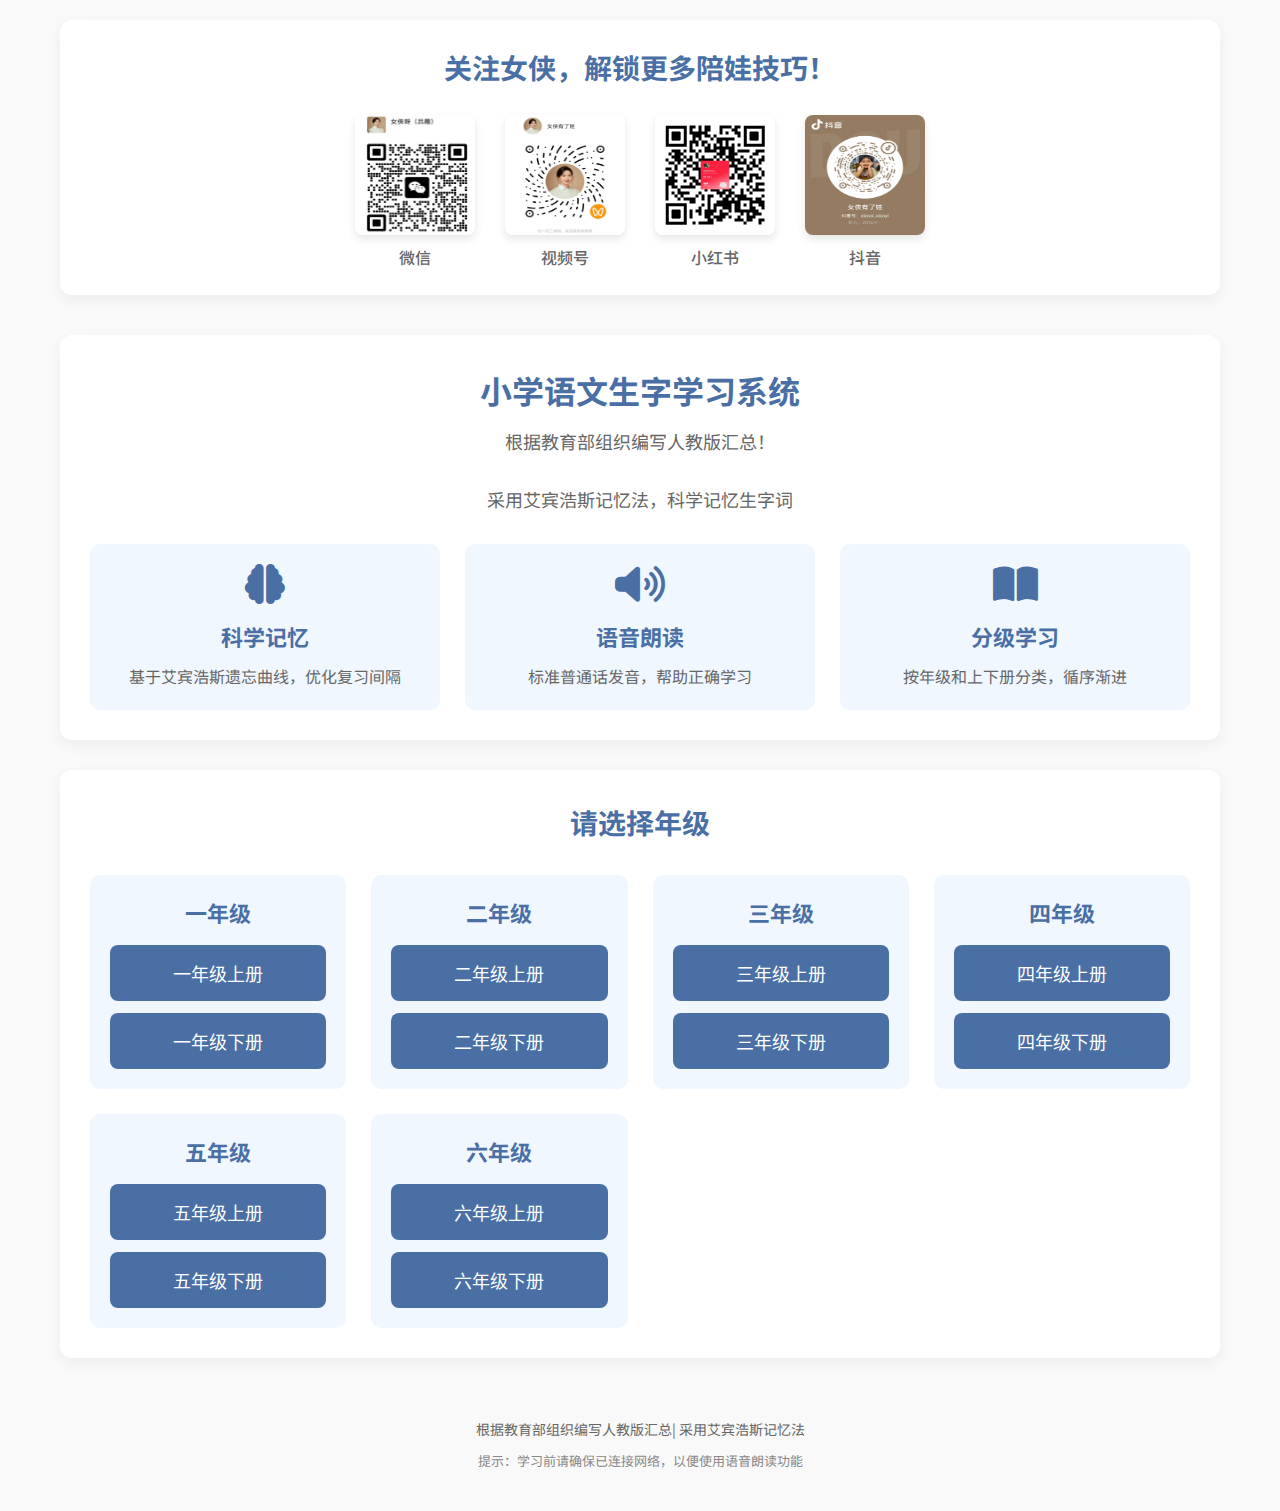
<file: index.html>
<!DOCTYPE html>
<html lang="zh-CN">
<head>
    <meta charset="UTF-8">
    <meta name="viewport" content="width=device-width, initial-scale=1.0">
    <title>小学语文生字学习系统</title>
    <link rel="stylesheet" href="style.css">
    <link rel="stylesheet" href="https://cdnjs.cloudflare.com/ajax/libs/font-awesome/6.4.0/css/all.min.css">
    <link href="https://fonts.googleapis.com/css2?family=Noto+Sans+SC:wght@300;400;500;700&family=Ma+Shan+Zheng&display=swap" rel="stylesheet">
</head>
<body>
    <div class="container">
        <header class="header">
            <div class="social-qr">
                <h1>关注女侠，解锁更多陪娃技巧！</h1>
                <div class="qr-codes">
                    <div class="qr-item">
                        <img src="weixin.jpg" alt="微信">
                        <p>微信</p>
                    </div>
                    <div class="qr-item">
                        <img src="wechat.jpg" alt="视频号">
                        <p>视频号</p>
                    </div>
                    <div class="qr-item">
                        <img src="xiaohongshu.jpg" alt="小红书">
                        <p>小红书</p>
                    </div>
                    <div class="qr-item">
                        <img src="douyin.jpg" alt="抖音">
                        <p>抖音</p>
                    </div>
                </div>
            </div>
        </header>
        
        <main class="main-content">
            <div class="welcome-section">
                <h2>小学语文生字学习系统</h2>
                <p class="note">根据教育部组织编写人教版汇总！</p>
                <p class="subtitle">采用艾宾浩斯记忆法，科学记忆生字词</p>
                <div class="features">
                    <div class="feature">
                        <i class="fas fa-brain"></i>
                        <h3>科学记忆</h3>
                        <p>基于艾宾浩斯遗忘曲线，优化复习间隔</p>
                    </div>
                    <div class="feature">
                        <i class="fas fa-volume-up"></i>
                        <h3>语音朗读</h3>
                        <p>标准普通话发音，帮助正确学习</p>
                    </div>
                    <div class="feature">
                        <i class="fas fa-book-open"></i>
                        <h3>分级学习</h3>
                        <p>按年级和上下册分类，循序渐进</p>
                    </div>
                </div>
            </div>    
            
            <div class="grade-selection">
                <h2>请选择年级</h2>
                <div class="grade-buttons">
                    <div class="grade-group">
                        <h3>一年级</h3>
                        <button class="grade-btn" onclick="selectGrade('一年级上册')">一年级上册</button>
                        <button class="grade-btn" onclick="selectGrade('一年级下册')">一年级下册</button>
                    </div>
                    <div class="grade-group">
                        <h3>二年级</h3>
                        <button class="grade-btn" onclick="selectGrade('二年级上册')">二年级上册</button>
                        <button class="grade-btn" onclick="selectGrade('二年级下册')">二年级下册</button>
                    </div>
                    <div class="grade-group">
                        <h3>三年级</h3>
                        <button class="grade-btn" onclick="selectGrade('三年级上册')">三年级上册</button>
                        <button class="grade-btn" onclick="selectGrade('三年级下册')">三年级下册</button>
                    </div>
                    <div class="grade-group">
                        <h3>四年级</h3>
                        <button class="grade-btn" onclick="selectGrade('四年级上册')">四年级上册</button>
                        <button class="grade-btn" onclick="selectGrade('四年级下册')">四年级下册</button>
                    </div>
                    <div class="grade-group">
                        <h3>五年级</h3>
                        <button class="grade-btn" onclick="selectGrade('五年级上册')">五年级上册</button>
                        <button class="grade-btn" onclick="selectGrade('五年级下册')">五年级下册</button>
                    </div>
                    <div class="grade-group">
                        <h3>六年级</h3>
                        <button class="grade-btn" onclick="selectGrade('六年级上册')">六年级上册</button>
                        <button class="grade-btn" onclick="selectGrade('六年级下册')">六年级下册</button>
                    </div>
                </div>
            </div>
        </main>
        
        <footer class="footer">
            <p>根据教育部组织编写人教版汇总| 采用艾宾浩斯记忆法</p>
            <p class="hint">提示：学习前请确保已连接网络，以便使用语音朗读功能</p>
        </footer>
    </div>
    
    <script>
        function selectGrade(grade) {
            // 保存选择的年级到localStorage，并跳转到学习页面
            localStorage.setItem('selectedGrade', grade);
            window.location.href = 'study.html';
        }
        
        // 如果用户没有图片，显示占位符
        window.onload = function() {
            const images = document.querySelectorAll('img');
            images.forEach(img => {
                img.onerror = function() {
                    this.src = '[data-uri]';
                    this.alt = '二维码图片缺失';
                };
            });
        };
    </script>
</body>
</html>
</file>
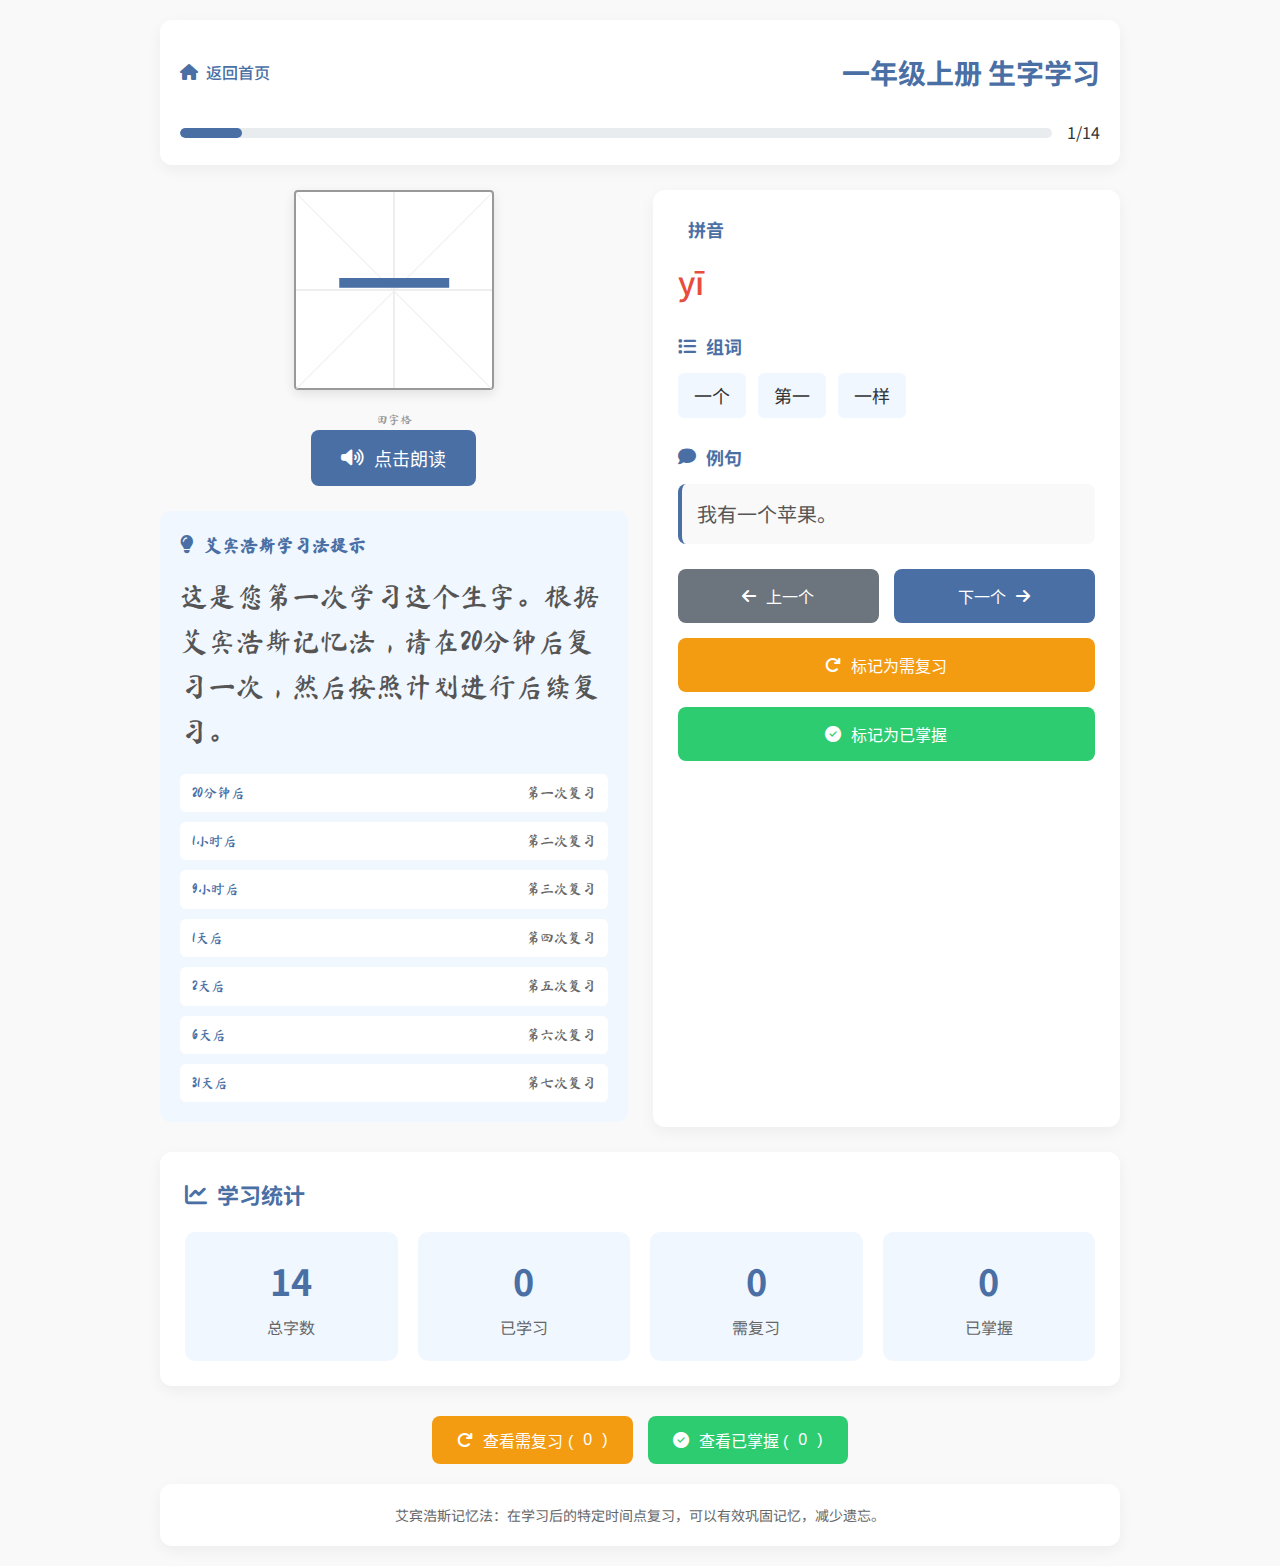
<file: study.html>
<!DOCTYPE html>
<html lang="zh-CN">
<head>
    <meta charset="UTF-8">
    <meta name="viewport" content="width=device-width, initial-scale=1.0">
    <title>生字学习</title>
    <link rel="stylesheet" href="style.css">
    <link rel="stylesheet" href="https://cdnjs.cloudflare.com/ajax/libs/font-awesome/6.4.0/css/all.min.css">
    <link href="https://fonts.googleapis.com/css2?family=Noto+Sans+SC:wght@300;400;500;700&family=Ma+Shan+Zheng&display=swap" rel="stylesheet">
</head>
<body>
    <div class="container study-container">
        <header class="study-header">
            <div class="back-home">
                <a href="index.html"><i class="fas fa-home"></i> 返回首页</a>
            </div>
            <h1 id="grade-title">生字学习</h1>
            <div class="study-progress">
                <div class="progress-bar">
                    <div class="progress-fill" id="progress-fill"></div>
                </div>
                <span id="progress-text">0/0</span>
            </div>
        </header>
        
        <main class="study-main">
            <div class="character-section">
                <div class="character-display">
                   <div class="character-card" id="character-card">
    <div class="character-display-wrapper">
        <!-- 田字格背景 -->
        <div class="character-grid">
            <div class="grid-line vertical"></div>
            <div class="grid-line horizontal"></div>
            <!-- 可选：添加米字格斜线 -->
             <div class="grid-line diagonal-1"></div>
            <div class="grid-line diagonal-2"></div>
        </div>
        <!-- 生字显示 -->
        <div class="character" id="character"></div>
    </div>
    <div class="grid-size-hint">田字格</div>
    <button class="speak-btn" id="speak-btn">
        <i class="fas fa-volume-up"></i> 点击朗读
    </button>
</div>
                    
                    <div class="hint-box">
                        <h3><i class="fas fa-lightbulb"></i> 艾宾浩斯学习法提示</h3>
                        <p id="hint-text">这是您第一次学习这个生字。根据艾宾浩斯记忆法，请在20分钟后复习一次。</p>
                        <div class="review-schedule">
                            <div class="review-item">
                                <span class="review-time">20分钟后</span>
                                <span class="review-action">第一次复习</span>
                            </div>
                            <div class="review-item">
                                <span class="review-time">1小时后</span>
                                <span class="review-action">第二次复习</span>
                            </div>
                            <div class="review-item">
                                <span class="review-time">9小时后</span>
                                <span class="review-action">第三次复习</span>
                            </div>
                            <div class="review-item">
                                <span class="review-time">1天后</span>
                                <span class="review-action">第四次复习</span>
                            </div>
                            <div class="review-item">
                                <span class="review-time">2天后</span>
                                <span class="review-action">第五次复习</span>
                            </div>
                            <div class="review-item">
                                <span class="review-time">6天后</span>
                                <span class="review-action">第六次复习</span>
                            </div>
                            <div class="review-item">
                                <span class="review-time">31天后</span>
                                <span class="review-action">第七次复习</span>
                            </div>
                        </div>
                    </div>
                </div>
                
                <div class="character-info">
                    <div class="info-card">
                        <div class="info-section">
                            <h3><i class="fas fa-pinyin"></i> 拼音</h3>
                            <div class="pinyin" id="pinyin"></div>
                        </div>
                        
                        <div class="info-section">
                            <h3><i class="fas fa-list"></i> 组词</h3>
                            <div class="word-groups" id="word-groups">
                                <span class="word-group"></span>
                                <span class="word-group"></span>
                            </div>
                        </div>
                        
                        <div class="info-section">
                            <h3><i class="fas fa-comment"></i> 例句</h3>
                            <div class="sentence" id="sentence"></div>
                        </div>
                    </div>
                    
                    <div class="controls">
                        <button class="control-btn prev-btn" id="prev-btn">
                            <i class="fas fa-arrow-left"></i> 上一个
                        </button>
                        <button class="control-btn next-btn" id="next-btn">
                            下一个 <i class="fas fa-arrow-right"></i>
                        </button>
                        <button class="control-btn review-btn" id="review-btn">
                            <i class="fas fa-redo"></i> 标记为需复习
                        </button>
                        <button class="control-btn mastered-btn" id="mastered-btn">
                            <i class="fas fa-check-circle"></i> 标记为已掌握
                        </button>
                    </div>
                </div>
            </div>
            
            <div class="learning-stats">
                <div class="stat-card">
                    <h3><i class="fas fa-chart-line"></i> 学习统计</h3>
                    <div class="stats">
                        <div class="stat">
                            <span class="stat-value" id="total-count">0</span>
                            <span class="stat-label">总字数</span>
                        </div>
                        <div class="stat">
                            <span class="stat-value" id="learned-count">0</span>
                            <span class="stat-label">已学习</span>
                        </div>
                        <div class="stat">
                            <span class="stat-value" id="review-count">0</span>
                            <span class="stat-label">需复习</span>
                        </div>
                        <div class="stat">
                            <span class="stat-value" id="mastered-count">0</span>
                            <span class="stat-label">已掌握</span>
                        </div>
                    </div>
                </div>
            </div>
        </main>
                <!-- 复习和掌握生字列表模态框 -->
        <div class="modal-overlay" id="modal-overlay" style="display: none;">
            <div class="modal" id="review-modal">
                <div class="modal-header">
                    <h3 id="modal-title">需复习的生字</h3>
                    <button class="modal-close" id="modal-close">&times;</button>
                </div>
                <div class="modal-content">
                    <div class="characters-list" id="characters-list">
                        <!-- 生字列表会在这里动态生成 -->
                    </div>
                    <div class="modal-empty" id="modal-empty" style="display: none;">
                        <p>暂无生字</p>
                    </div>
                </div>
            </div>
        </div>
        
        <!-- 新增的统计按钮 -->
        <div class="stats-buttons">
            <button class="stats-btn review-stats-btn" id="review-stats-btn">
                <i class="fas fa-redo"></i> 查看需复习 (<span id="review-count-btn">0</span>)
            </button>
            <button class="stats-btn mastered-stats-btn" id="mastered-stats-btn">
                <i class="fas fa-check-circle"></i> 查看已掌握 (<span id="mastered-count-btn">0</span>)
            </button>
        </div>
        <footer class="study-footer">
            <p>艾宾浩斯记忆法：在学习后的特定时间点复习，可以有效巩固记忆，减少遗忘。</p>
        </footer>
    </div>
    
    <!-- 这里添加对study.js的引用 -->
    <script src="study.js"></script>
</body>
</html>
</file>
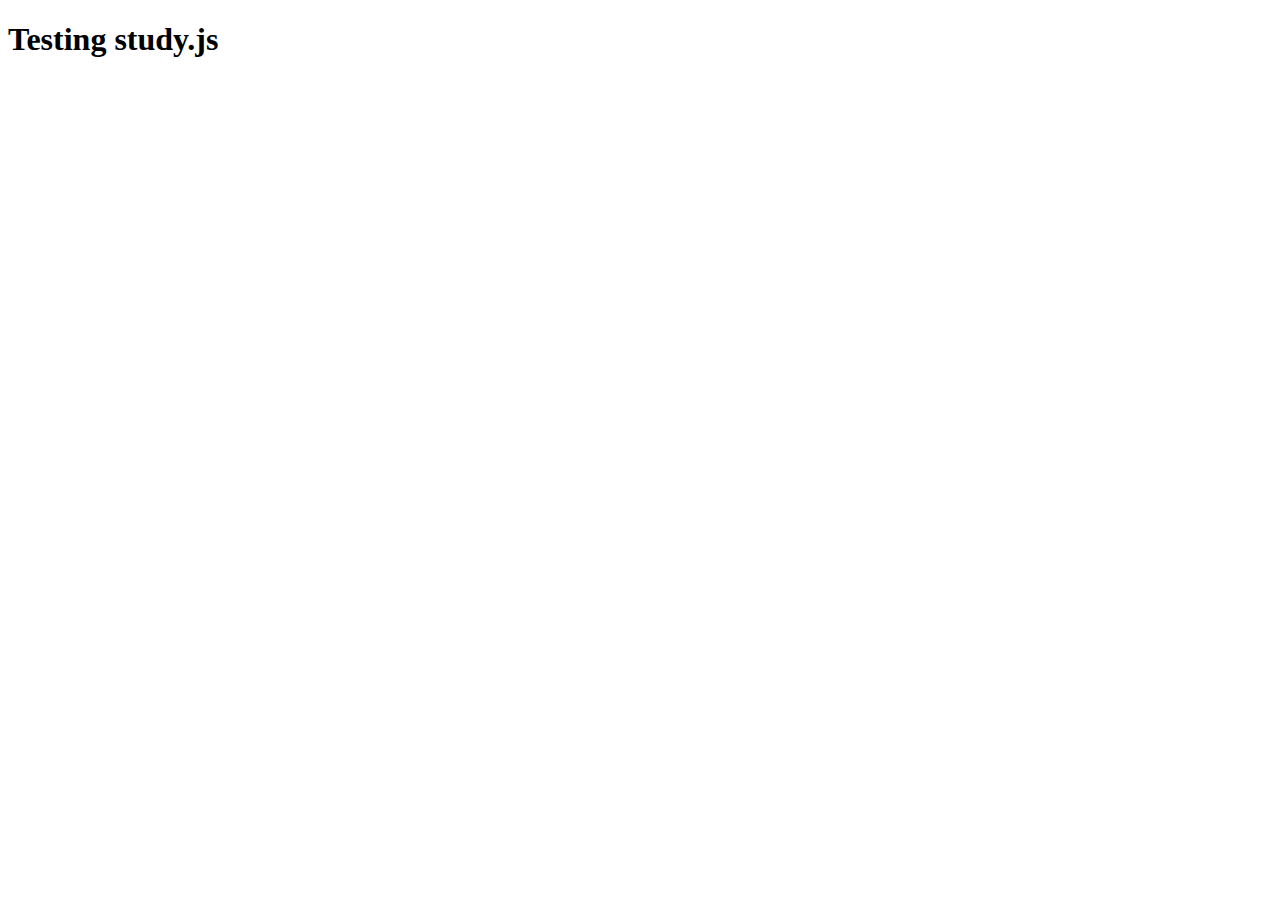
<file: test.html>
<!DOCTYPE html>
<html>
<head>
    <title>Test Study.js</title>
</head>
<body>
    <h1>Testing study.js</h1>
    
    <script src="study.js"></script>
    
    <script>
        // 测试study.js是否加载
        setTimeout(function() {
            if (typeof testStudyJS === 'function') {
                console.log("✓ study.js加载成功");
                testStudyJS();
            } else {
                console.error("✗ study.js未加载");
                alert("study.js未加载");
            }
        }, 1000);
    </script>
</body>
</html>
</file>
<file: style.css>
/* 全局样式 */
* {
    margin: 0;
    padding: 0;
    box-sizing: border-box;
}

body {
    font-family: 'Noto Sans SC', sans-serif;
    background-color: #f9f9f9;
    color: #333;
    line-height: 1.6;
}

.container {
    max-width: 1200px;
    margin: 0 auto;
    padding: 20px;
}

/* 首页样式 */
.header {
    text-align: center;
    margin-bottom: 40px;
    background-color: #fff;
    border-radius: 12px;
    padding: 25px;
    box-shadow: 0 5px 15px rgba(0, 0, 0, 0.05);
}

.social-qr h1 {
    font-size: 28px;
    color: #4a6fa5;
    margin-bottom: 25px;
    font-weight: 700;
}

.qr-codes {
    display: flex;
    justify-content: center;
    gap: 30px;
    flex-wrap: wrap;
}

.qr-item {
    display: flex;
    flex-direction: column;
    align-items: center;
}

.qr-item img {
    width: 120px;
    height: 120px;
    border-radius: 8px;
    margin-bottom: 10px;
    box-shadow: 0 4px 8px rgba(0, 0, 0, 0.1);
}

.qr-item p {
    font-weight: 500;
    color: #666;
}

.main-content {
    margin-bottom: 40px;
}

.welcome-section {
    background-color: #fff;
    border-radius: 12px;
    padding: 30px;
    margin-bottom: 30px;
    box-shadow: 0 5px 15px rgba(0, 0, 0, 0.05);
}

.welcome-section h2 {
    font-size: 32px;
    color: #4a6fa5;
    margin-bottom: 10px;
    text-align: center;
}

.subtitle {
    font-size: 18px;
    color: #666;
    text-align: center;
    margin-bottom: 30px;
}

.note {
    font-size: 18px;
    color: #666;
    text-align: center;
    margin-bottom: 30px;
}

.features {
    display: grid;
    grid-template-columns: repeat(auto-fit, minmax(250px, 1fr));
    gap: 25px;
    margin-top: 30px;
}

.feature {
    text-align: center;
    padding: 20px;
    background-color: #f0f7ff;
    border-radius: 10px;
    transition: transform 0.3s ease;
}

.feature:hover {
    transform: translateY(-5px);
}

.feature i {
    font-size: 40px;
    color: #4a6fa5;
    margin-bottom: 15px;
}

.feature h3 {
    font-size: 22px;
    margin-bottom: 10px;
    color: #4a6fa5;
}

.feature p {
    color: #666;
}

.grade-selection {
    background-color: #fff;
    border-radius: 12px;
    padding: 30px;
    box-shadow: 0 5px 15px rgba(0, 0, 0, 0.05);
}

.grade-selection h2 {
    font-size: 28px;
    color: #4a6fa5;
    margin-bottom: 30px;
    text-align: center;
}

.grade-buttons {
    display: grid;
    grid-template-columns: repeat(auto-fit, minmax(250px, 1fr));
    gap: 25px;
}

.grade-group {
    background-color: #f0f7ff;
    border-radius: 10px;
    padding: 20px;
}

.grade-group h3 {
    font-size: 22px;
    color: #4a6fa5;
    margin-bottom: 15px;
    text-align: center;
}

.grade-btn {
    display: block;
    width: 100%;
    padding: 15px;
    margin-bottom: 12px;
    background-color: #4a6fa5;
    color: white;
    border: none;
    border-radius: 8px;
    font-size: 18px;
    font-weight: 500;
    cursor: pointer;
    transition: all 0.3s ease;
}

.grade-btn:hover {
    background-color: #3a5a8a;
    transform: translateY(-2px);
}

.grade-btn:last-child {
    margin-bottom: 0;
}

.footer {
    text-align: center;
    padding: 20px;
    color: #666;
    font-size: 14px;
}

.hint {
    margin-top: 10px;
    font-size: 13px;
    color: #888;
}

/* 学习页面样式 */
.study-container {
    max-width: 1000px;
}

.study-header {
    background-color: #fff;
    border-radius: 12px;
    padding: 20px;
    margin-bottom: 25px;
    box-shadow: 0 5px 15px rgba(0, 0, 0, 0.05);
    display: flex;
    justify-content: space-between;
    align-items: center;
    flex-wrap: wrap;
}

.back-home a {
    color: #4a6fa5;
    text-decoration: none;
    font-weight: 500;
    display: flex;
    align-items: center;
    gap: 8px;
}

.back-home a:hover {
    text-decoration: underline;
}

#grade-title {
    font-size: 28px;
    color: #4a6fa5;
    margin: 10px 0;
}

.study-progress {
    display: flex;
    align-items: center;
    gap: 15px;
    width: 100%;
    margin-top: 15px;
}

.progress-bar {
    flex-grow: 1;
    height: 10px;
    background-color: #e9ecef;
    border-radius: 5px;
    overflow: hidden;
}

.progress-fill {
    height: 100%;
    background-color: #4a6fa5;
    border-radius: 5px;
    width: 0%;
    transition: width 0.5s ease;
}

.study-main {
    margin-bottom: 30px;
}

.character-section {
    display: grid;
    grid-template-columns: 1fr 1fr;
    gap: 25px;
    margin-bottom: 25px;
}

@media (max-width: 768px) {
    .character-section {
        grid-template-columns: 1fr;
    }
}

/**.character-display {
    background-color: #fff;
    border-radius: 12px;
    padding: 25px;
    box-shadow: 0 5px 15px rgba(0, 0, 0, 0.05);
}**/

/* 田字格样式 */
.character-card {
    text-align: center;
    margin-bottom: 25px;
    position: relative;
}

.character-display-wrapper {
    position: relative;
    width: 200px;
    height: 200px;
    margin: 0 auto 20px;
    border: 2px solid #999;
    border-radius: 4px;
    background-color: #fff;
    box-shadow: 0 4px 12px rgba(0, 0, 0, 0.1);
}

/* 田字格背景 */
.character-grid {
    position: absolute;
    top: 0;
    left: 0;
    width: 100%;
    height: 100%;
    pointer-events: none; /* 防止干扰点击 */
}

.grid-line {
    position: absolute;
    background-color: #ddd;
}

/* 垂直中线 */
.grid-line.vertical {
    width: 1px;
    height: 100%;
    left: 50%;
    transform: translateX(-50%);
}

/* 水平中线 */
.grid-line.horizontal {
    height: 1px;
    width: 100%;
    top: 50%;
    transform: translateY(-50%);
}

/* 米字格的斜线（可选） */
.grid-line.diagonal-1 {
    width: 1px;
    height: 141%;
    left: 50%;
    top: -20%;
    transform: translateX(-50%) rotate(45deg);
    background-color: #eee;
}

.grid-line.diagonal-2 {
    width: 1px;
    height: 141%;
    left: 50%;
    top: -20%;
    transform: translateX(-50%) rotate(-45deg);
    background-color: #eee;
}

/* 生字在田字格中 */
.character {
    position: absolute;
    top: 50%;
    left: 50%;
    transform: translate(-50%, -50%);
    font-size: 80px;
    font-family: 'Ma Shan Zheng', cursive;
    color: #4a6fa5;
    line-height: 1;
    z-index: 1;
}

/* 田字格尺寸提示 */
.grid-size-hint {
    font-size: 12px;
    color: #999;
    text-align: center;
    margin-top: 5px;
}

/* 响应式调整 */
@media (max-width: 768px) {
    .character-display-wrapper {
        width: 150px;
        height: 150px;
    }
    
    .character {
        font-size: 60px;
    }
}

@media (max-width: 480px) {
    .character-display-wrapper {
        width: 120px;
        height: 120px;
    }
    
    .character {
        font-size: 48px;
    }
}

.character-card {
    text-align: center;
    margin-bottom: 25px;
}

.character {
    font-size: 120px;
    font-family: 'KaiTi', serif;
    color: #4a6fa5;
    margin-bottom: 20px;
    line-height: 1;
}

.speak-btn {
    padding: 15px 30px;
    background-color: #4a6fa5;
    color: white;
    border: none;
    border-radius: 8px;
    font-size: 18px;
    font-weight: 500;
    cursor: pointer;
    display: inline-flex;
    align-items: center;
    gap: 10px;
    transition: all 0.3s ease;
}

.speak-btn:hover {
    background-color: #3a5a8a;
    transform: translateY(-2px);
}

.hint-box {
    background-color: #f0f7ff;
    border-radius: 10px;
    padding: 20px;
}

.hint-box h3 {
    font-size: 18px;
    color: #4a6fa5;
    margin-bottom: 15px;
    display: flex;
    align-items: center;
    gap: 10px;
}

#hint-text {
    margin-bottom: 20px;
    color: #555;
}

.review-schedule {
    display: flex;
    flex-direction: column;
    gap: 10px;
}

.review-item {
    display: flex;
    justify-content: space-between;
    padding: 8px 12px;
    background-color: white;
    border-radius: 6px;
    font-size: 14px;
}

.review-time {
    color: #4a6fa5;
    font-weight: 500;
}

.review-action {
    color: #666;
}

.character-info {
    background-color: #fff;
    border-radius: 12px;
    padding: 25px;
    box-shadow: 0 5px 15px rgba(0, 0, 0, 0.05);
}

.info-card {
    margin-bottom: 25px;
}

.info-section {
    margin-bottom: 25px;
}

.info-section h3 {
    font-size: 18px;
    color: #4a6fa5;
    margin-bottom: 12px;
    display: flex;
    align-items: center;
    gap: 10px;
}

.pinyin {
    font-size: 32px;
    color: #e74c3c;
    font-weight: 500;
}

.word-groups {
    display: flex;
    flex-wrap: wrap;
    gap: 12px;
}

.word-group {
    padding: 8px 16px;
    background-color: #f0f7ff;
    border-radius: 6px;
    font-size: 18px;
}

.sentence {
    font-size: 20px;
    line-height: 1.5;
    color: #555;
    padding: 15px;
    background-color: #f9f9f9;
    border-radius: 8px;
    border-left: 4px solid #4a6fa5;
}

.controls {
    display: grid;
    grid-template-columns: 1fr 1fr;
    gap: 15px;
}

@media (max-width: 480px) {
    .controls {
        grid-template-columns: 1fr;
    }
}

.control-btn {
    padding: 15px;
    border: none;
    border-radius: 8px;
    font-size: 16px;
    font-weight: 500;
    cursor: pointer;
    display: flex;
    align-items: center;
    justify-content: center;
    gap: 10px;
    transition: all 0.3s ease;
}

.prev-btn {
    background-color: #6c757d;
    color: white;
}

.prev-btn:hover {
    background-color: #5a6268;
    transform: translateY(-2px);
}

.next-btn {
    background-color: #4a6fa5;
    color: white;
}

.next-btn:hover {
    background-color: #3a5a8a;
    transform: translateY(-2px);
}

.review-btn {
    grid-column: span 2;
    background-color: #f39c12;
    color: white;
}

@media (max-width: 480px) {
    .review-btn {
        grid-column: span 1;
    }
}

.review-btn:hover {
    background-color: #e67e22;
    transform: translateY(-2px);
}

.mastered-btn {
    grid-column: span 2;
    background-color: #2ecc71;
    color: white;
}

@media (max-width: 480px) {
    .mastered-btn {
        grid-column: span 1;
    }
}

.mastered-btn:hover {
    background-color: #27ae60;
    transform: translateY(-2px);
}

.learning-stats {
    background-color: #fff;
    border-radius: 12px;
    padding: 25px;
    box-shadow: 0 5px 15px rgba(0, 0, 0, 0.05);
}

.stat-card h3 {
    font-size: 22px;
    color: #4a6fa5;
    margin-bottom: 20px;
    display: flex;
    align-items: center;
    gap: 10px;
}

.stats {
    display: grid;
    grid-template-columns: repeat(auto-fit, minmax(150px, 1fr));
    gap: 20px;
}

.stat {
    text-align: center;
    padding: 20px;
    background-color: #f0f7ff;
    border-radius: 10px;
}

.stat-value {
    display: block;
    font-size: 36px;
    font-weight: 700;
    color: #4a6fa5;
    margin-bottom: 5px;
}

.stat-label {
    font-size: 16px;
    color: #666;
}

.study-footer {
    text-align: center;
    padding: 20px;
    color: #666;
    font-size: 14px;
    background-color: #fff;
    border-radius: 12px;
    box-shadow: 0 5px 15px rgba(0, 0, 0, 0.05);
}
/* 统计按钮样式 */
.stats-buttons {
    display: flex;
    gap: 15px;
    justify-content: center;
    margin-top: 20px;
    margin-bottom: 20px;
}

.stats-btn {
    padding: 12px 25px;
    border: none;
    border-radius: 8px;
    font-size: 16px;
    font-weight: 500;
    cursor: pointer;
    display: flex;
    align-items: center;
    gap: 10px;
    transition: all 0.3s ease;
}

.review-stats-btn {
    background-color: #f39c12;
    color: white;
}

.review-stats-btn:hover {
    background-color: #e67e22;
    transform: translateY(-2px);
}

.mastered-stats-btn {
    background-color: #2ecc71;
    color: white;
}

.mastered-stats-btn:hover {
    background-color: #27ae60;
    transform: translateY(-2px);
}

/* 模态框样式 */
.modal-overlay {
    position: fixed;
    top: 0;
    left: 0;
    right: 0;
    bottom: 0;
    background-color: rgba(0, 0, 0, 0.5);
    display: flex;
    justify-content: center;
    align-items: center;
    z-index: 1000;
}

.modal {
    background-color: white;
    border-radius: 12px;
    width: 90%;
    max-width: 600px;
    max-height: 80vh;
    display: flex;
    flex-direction: column;
    box-shadow: 0 5px 30px rgba(0, 0, 0, 0.3);
}

.modal-header {
    padding: 20px;
    border-bottom: 1px solid #eee;
    display: flex;
    justify-content: space-between;
    align-items: center;
}

.modal-header h3 {
    margin: 0;
    color: #4a6fa5;
    font-size: 22px;
}

.modal-close {
    background: none;
    border: none;
    font-size: 28px;
    cursor: pointer;
    color: #666;
    line-height: 1;
}

.modal-close:hover {
    color: #333;
}

.modal-content {
    padding: 20px;
    overflow-y: auto;
    flex-grow: 1;
}

.characters-list {
    display: grid;
    grid-template-columns: repeat(auto-fill, minmax(80px, 1fr));
    gap: 15px;
}

.character-item {
    background-color: #f0f7ff;
    border-radius: 8px;
    padding: 15px 5px;
    text-align: center;
    cursor: pointer;
    transition: all 0.3s ease;
    display: flex;
    flex-direction: column;
    align-items: center;
    justify-content: center;
}

.character-item:hover {
    background-color: #4a6fa5;
    transform: translateY(-3px);
}

.character-item:hover .character-display {
    color: white;
}

.character-item:hover .character-pinyin {
    color: rgba(255, 255, 255, 0.8);
}

.character-display {
    font-size: 28px;
    font-family: 'Ma Shan Zheng', cursive;
    color: #4a6fa5;
    margin-bottom: 5px;
}

.character-pinyin {
    font-size: 14px;
    color: #666;
}

.modal-empty {
    text-align: center;
    padding: 40px 20px;
    color: #999;
}

.modal-empty p {
    font-size: 18px;
}

/* 学习状态标记 */
.learning-status {
    display: flex;
    flex-wrap: wrap;
    gap: 10px;
    margin-top: 10px;
    font-size: 12px;
}

.status-review {
    color: #e74c3c;
    font-weight: bold;
}

.status-mastered {
    color: #2ecc71;
    font-weight: bold;
}

/* 响应式调整 */
@media (max-width: 768px) {
    .characters-list {
        grid-template-columns: repeat(auto-fill, minmax(70px, 1fr));
        gap: 10px;
    }
    
    .character-display {
        font-size: 24px;
    }
    
    .stats-buttons {
        flex-direction: column;
        align-items: center;
    }
    
    .stats-btn {
        width: 100%;
        justify-content: center;
    }
}
/* 复习和掌握按钮组 */
.review-mastered-buttons {
    display: flex;
    gap: 15px;
    justify-content: center;
    margin-top: 20px;
    margin-bottom: 10px;
    width: 100%;
}

.review-mastered-buttons .stats-btn {
    flex: 1;
    padding: 10px 15px;
    font-size: 14px;
    justify-content: center;
}

/* 生字卡片滑动容器 */
.characters-slider-container {
    width: 100%;
    background-color: white;
    border-radius: 12px;
    box-shadow: 0 4px 15px rgba(0, 0, 0, 0.1);
    margin-top: 20px;
    overflow: hidden;
    border: 1px solid #eee;
}

.slider-header {
    display: flex;
    justify-content: space-between;
    align-items: center;
    padding: 15px 20px;
    background-color: #f8f9fa;
    border-bottom: 1px solid #eee;
}

.slider-header h4 {
    margin: 0;
    color: #4a6fa5;
    font-size: 16px;
}

.close-slider-btn {
    background: none;
    border: none;
    font-size: 24px;
    cursor: pointer;
    color: #666;
    line-height: 1;
    padding: 0;
    width: 24px;
    height: 24px;
    display: flex;
    align-items: center;
    justify-content: center;
}

.close-slider-btn:hover {
    color: #333;
}

.slider-content {
    padding: 20px;
    min-height: 150px;
}

.characters-slider {
    display: flex;
    gap: 15px;
    overflow-x: auto;
    padding: 5px;
    scroll-behavior: smooth;
    scrollbar-width: thin;
    scrollbar-color: #4a6fa5 #f0f0f0;
}

/* 自定义滚动条样式 */
.characters-slider::-webkit-scrollbar {
    height: 6px;
}

.characters-slider::-webkit-scrollbar-track {
    background: #f0f0f0;
    border-radius: 3px;
}

.characters-slider::-webkit-scrollbar-thumb {
    background: #4a6fa5;
    border-radius: 3px;
}

.characters-slider::-webkit-scrollbar-thumb:hover {
    background: #3a5a8a;
}

/* 生字卡片 */
.character-card-item {
    flex: 0 0 auto;
    width: 80px;
    background-color: #f0f7ff;
    border-radius: 10px;
    padding: 15px 10px;
    text-align: center;
    cursor: pointer;
    transition: all 0.3s ease;
    border: 2px solid transparent;
    display: flex;
    flex-direction: column;
    align-items: center;
    justify-content: center;
}

.character-card-item:hover {
    background-color: #4a6fa5;
    transform: translateY(-3px);
    box-shadow: 0 5px 15px rgba(74, 111, 165, 0.3);
}

.character-card-item:hover .card-character {
    color: white;
}

.character-card-item:hover .card-pinyin {
    color: rgba(255, 255, 255, 0.8);
}

.character-card-item.active {
    border-color: #4a6fa5;
    background-color: #e6f0ff;
}

.card-character {
    font-size: 24px;
    font-family: 'Ma Shan Zheng', cursive;
    color: #4a6fa5;
    margin-bottom: 5px;
    line-height: 1;
}

.card-pinyin {
    font-size: 12px;
    color: #666;
    margin-bottom: 3px;
}

.card-status {
    font-size: 10px;
    font-weight: bold;
    padding: 2px 5px;
    border-radius: 3px;
    margin-top: 3px;
}

.status-review {
    background-color: #f39c12;
    color: white;
}

.status-mastered {
    background-color: #2ecc71;
    color: white;
}

.slider-empty {
    text-align: center;
    padding: 30px 20px;
    color: #999;
}

.slider-empty p {
    font-size: 16px;
}

/* 滑动控制按钮 */
.slider-controls {
    display: flex;
    justify-content: space-between;
    align-items: center;
    padding: 15px 20px;
    background-color: #f8f9fa;
    border-top: 1px solid #eee;
}

.slider-prev-btn,
.slider-next-btn {
    background-color: #4a6fa5;
    color: white;
    border: none;
    width: 36px;
    height: 36px;
    border-radius: 50%;
    cursor: pointer;
    display: flex;
    align-items: center;
    justify-content: center;
    transition: all 0.3s ease;
}

.slider-prev-btn:hover,
.slider-next-btn:hover {
    background-color: #3a5a8a;
    transform: scale(1.1);
}

.slider-prev-btn:disabled,
.slider-next-btn:disabled {
    background-color: #cccccc;
    cursor: not-allowed;
    transform: none;
}

.slider-dots {
    display: flex;
    gap: 8px;
}

.slider-dot {
    width: 8px;
    height: 8px;
    border-radius: 50%;
    background-color: #ddd;
    cursor: pointer;
    transition: all 0.3s ease;
}

.slider-dot.active {
    background-color: #4a6fa5;
    transform: scale(1.2);
}

/* 响应式调整 */
@media (max-width: 768px) {
    .character-card-item {
        width: 70px;
        padding: 12px 8px;
    }
    
    .card-character {
        font-size: 20px;
    }
    
    .review-mastered-buttons {
        flex-direction: column;
        gap: 10px;
    }
    
    .review-mastered-buttons .stats-btn {
        width: 100%;
    }
}

@media (max-width: 480px) {
    .character-card-item {
        width: 65px;
    }
    
    .slider-controls {
        flex-direction: column;
        gap: 10px;
    }
    
    .slider-prev-btn,
    .slider-next-btn {
        order: 2;
    }
    
    .slider-dots {
        order: 1;
    }
}

/* 移动端优化 */
.mobile-device .character-display-wrapper {
    width: 180px;
    height: 180px;
}

.mobile-device .character {
    font-size: 70px;
}

.mobile-device .speak-btn {
    padding: 12px 24px;
    font-size: 16px;
}

.mobile-device .character-card-item {
    width: 70px;
    padding: 12px 8px;
}

.mobile-device .card-character {
    font-size: 22px;
}

/* 防止移动端点击延迟 */
button, .character-card-item, .character-item {
    touch-action: manipulation;
}

/* 移动端语音提示样式 */
.mobile-speech-hint .hint-content {
    animation: fadeIn 0.3s ease;
}

@keyframes fadeIn {
    from { opacity: 0; transform: translateY(-20px); }
    to { opacity: 1; transform: translateY(0); }
}

/* 移动端响应式调整 */
@media (max-width: 480px) {
    .character-display-wrapper {
        width: 150px;
        height: 150px;
    }
    
    .character {
        font-size: 60px;
    }
    
    .speak-btn {
        width: 100%;
        justify-content: center;
    }
    
    .review-mastered-buttons {
        flex-direction: column;
    }
    
    .character-card-item {
        width: 65px;
    }
}
</file>
